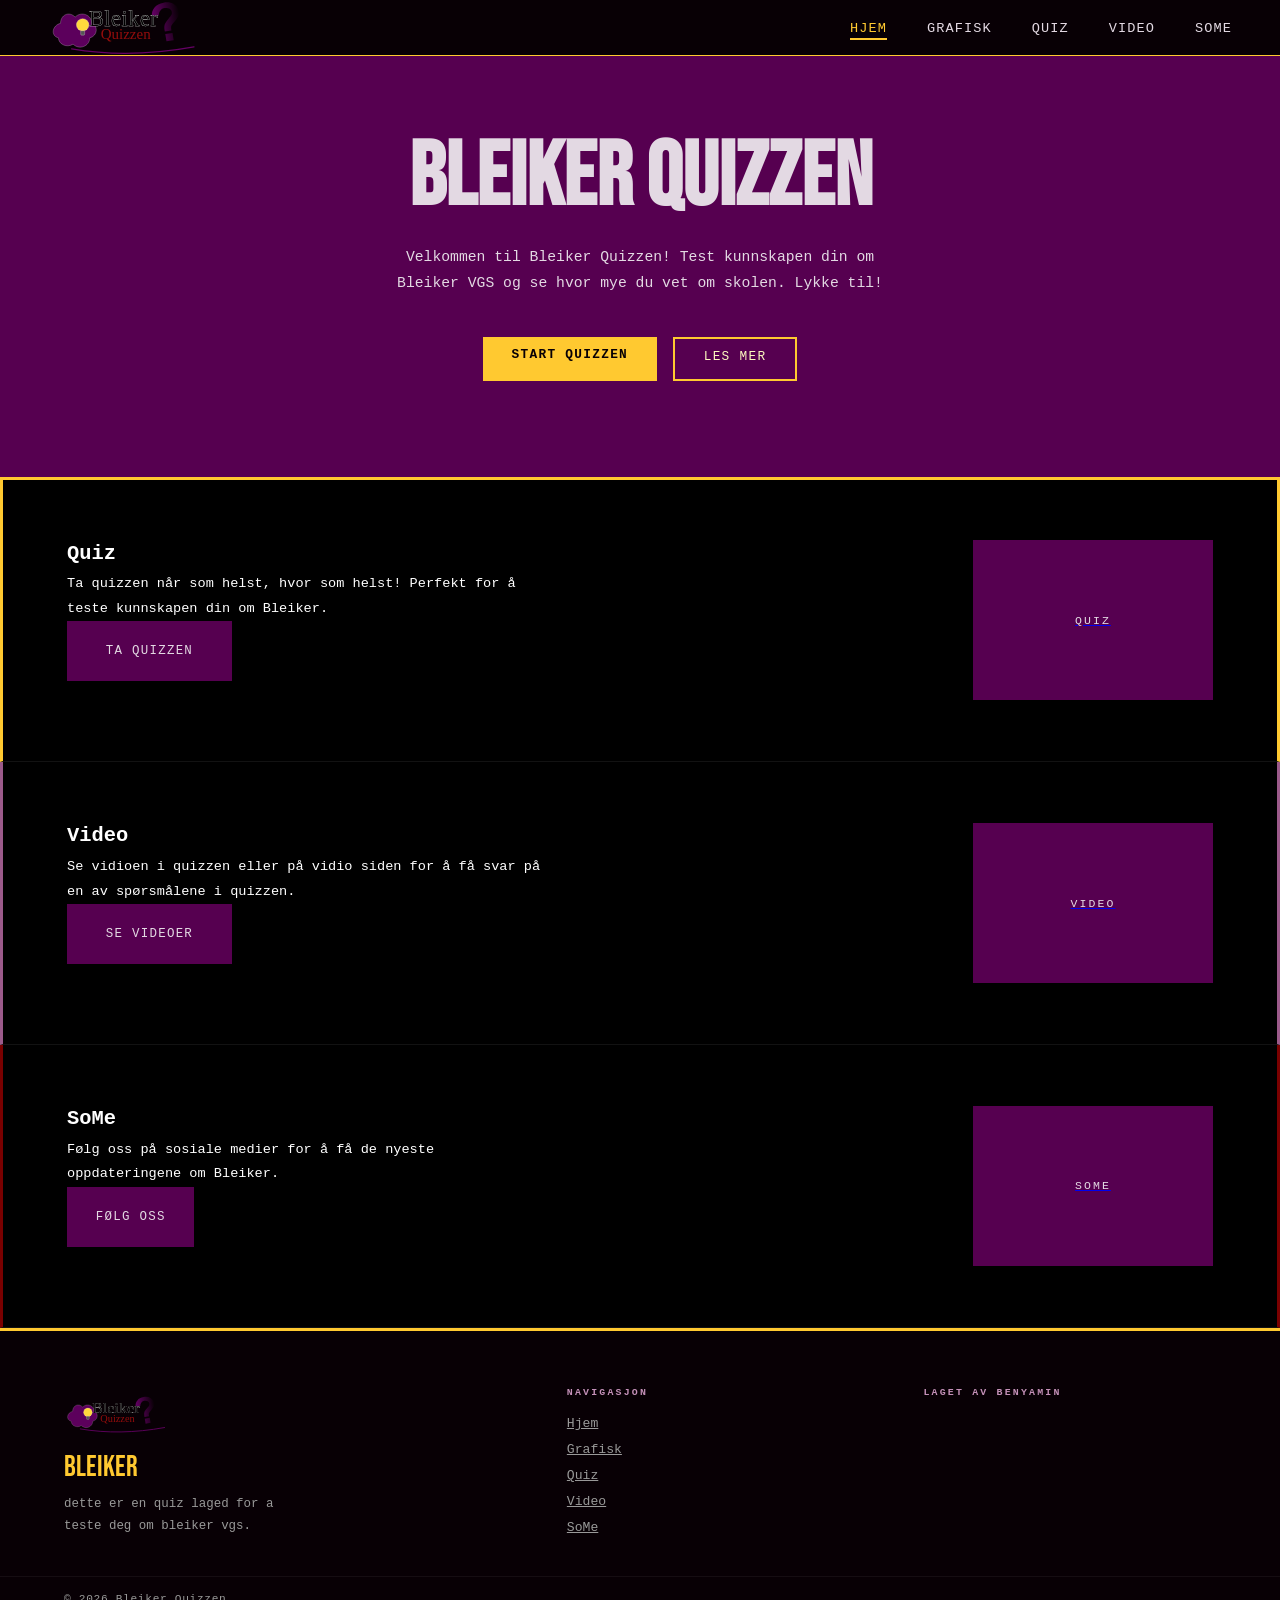
<file: index.html>
<html lang="en">
<head>
    <meta charset="UTF-8">
    <meta name="viewport" content="width=device-width, initial-scale=1.0">
    <title>Document</title>
    <link rel="stylesheet" href="./css/main.css">
</head>
<body>
    <!-- NAV -->
<nav>
    <a href="./index.html">
 <img src="./img/logo.svg" alt="logo" class="logo"/>
 </a>
  <ul class="nav-links">
    <li><a href="./index.html" class="nav-active">hjem</a></li>
    <li><a href="./html/graphic.html">Grafisk</a></li>
    <li><a href="./html/quiz.html" ">Quiz</a></li>
    <li><a href="./html/video.html">Video</a></li>
    <li><a href="./html/some.html">SoMe</a></li>
  </ul>
</nav>

<!-- HERO -->
<section class="hero">
  <h1>Bleiker Quizzen</h1>
  <p>
  Velkommen til Bleiker Quizzen! Test kunnskapen din om Bleiker VGS og se hvor mye du vet om skolen. Lykke til!
  </p>
  <div class="hero-btns">
    <a href="./html/quiz.html" class="btn btn-hero">Start quizzen</a>
    <a href="#info" class="btn btn-hero2">Les mer</a>
  </div>
</section>

<!-- INFO ROWS -->
<section class="rows" id="info">

  <div class="row-item" id="quiz">
    <div class="row-text">
      <h1>Quiz</h1>
      <p>Ta quizzen når som helst, hvor som helst! Perfekt for å teste kunnskapen din om Bleiker.</p>
      <a href="./html/quiz.html" class="btn-row"><p>Ta quizzen</p></a>
    </div>
    <a href="./html/quiz.html">
    <div class="video-box">Quiz</div>
    </a>
  </div>

  <div class="row-item" id="video">
    <div class="row-text">
      <h1>Video</h1>
      <p>
     Se vidioen i quizzen eller på vidio siden for å få svar på en av spørsmålene i quizzen.
      </p>
      <a href="./html/video.html" class="btn-row"><p>Se videoer</p></a>
    </div>
    <a href="./html/video.html">
    <div class="video-box">Video</div>
    </a>
  </div>

  <div class="row-item" id="some">
    <div class="row-text">
      <h1>SoMe</h1>
      <p>
        Følg oss på sosiale medier for å få de nyeste oppdateringene om Bleiker.
      </p>
      <a href="./html/some.html" class="btn-row"><p></p>Følg oss</p></a>
    </div>
    <a href="./html/some.html">
    <div class="video-box">SoMe</div>
    </a>
  </div>

</section>

<!-- FOOTER -->
<footer>
  <div>
      <img src="./img/logo.svg" alt="logo" class="logo"/> 
      <div class="f-logo">Bleiker</div>
    <p class="f-sub">
      dette er en quiz laged for a teste deg om bleiker vgs.
    </p>
  </div>
  <div class="f-col">
    <h5>Navigasjon</h5>
    <ul>
        <li><a href="./index.html">Hjem</a></li>
        <li><a href="./html/graphic.html">Grafisk</a></li>
        <li><a href="./html/quiz.html">Quiz</a></li>
        <li><a href="./html/video.html">Video</a></li>
      <li><a href="./html/some.html">SoMe</a></li>
    </ul>
  </div>
  <div class="f-col">
    <h5>laget av Benyamin</h5>
  </div>
</footer>
<div class="f-bottom">
  <p>© 2026 Bleiker Quizzen</p>
  
</div>

</body>
</html>
</file>
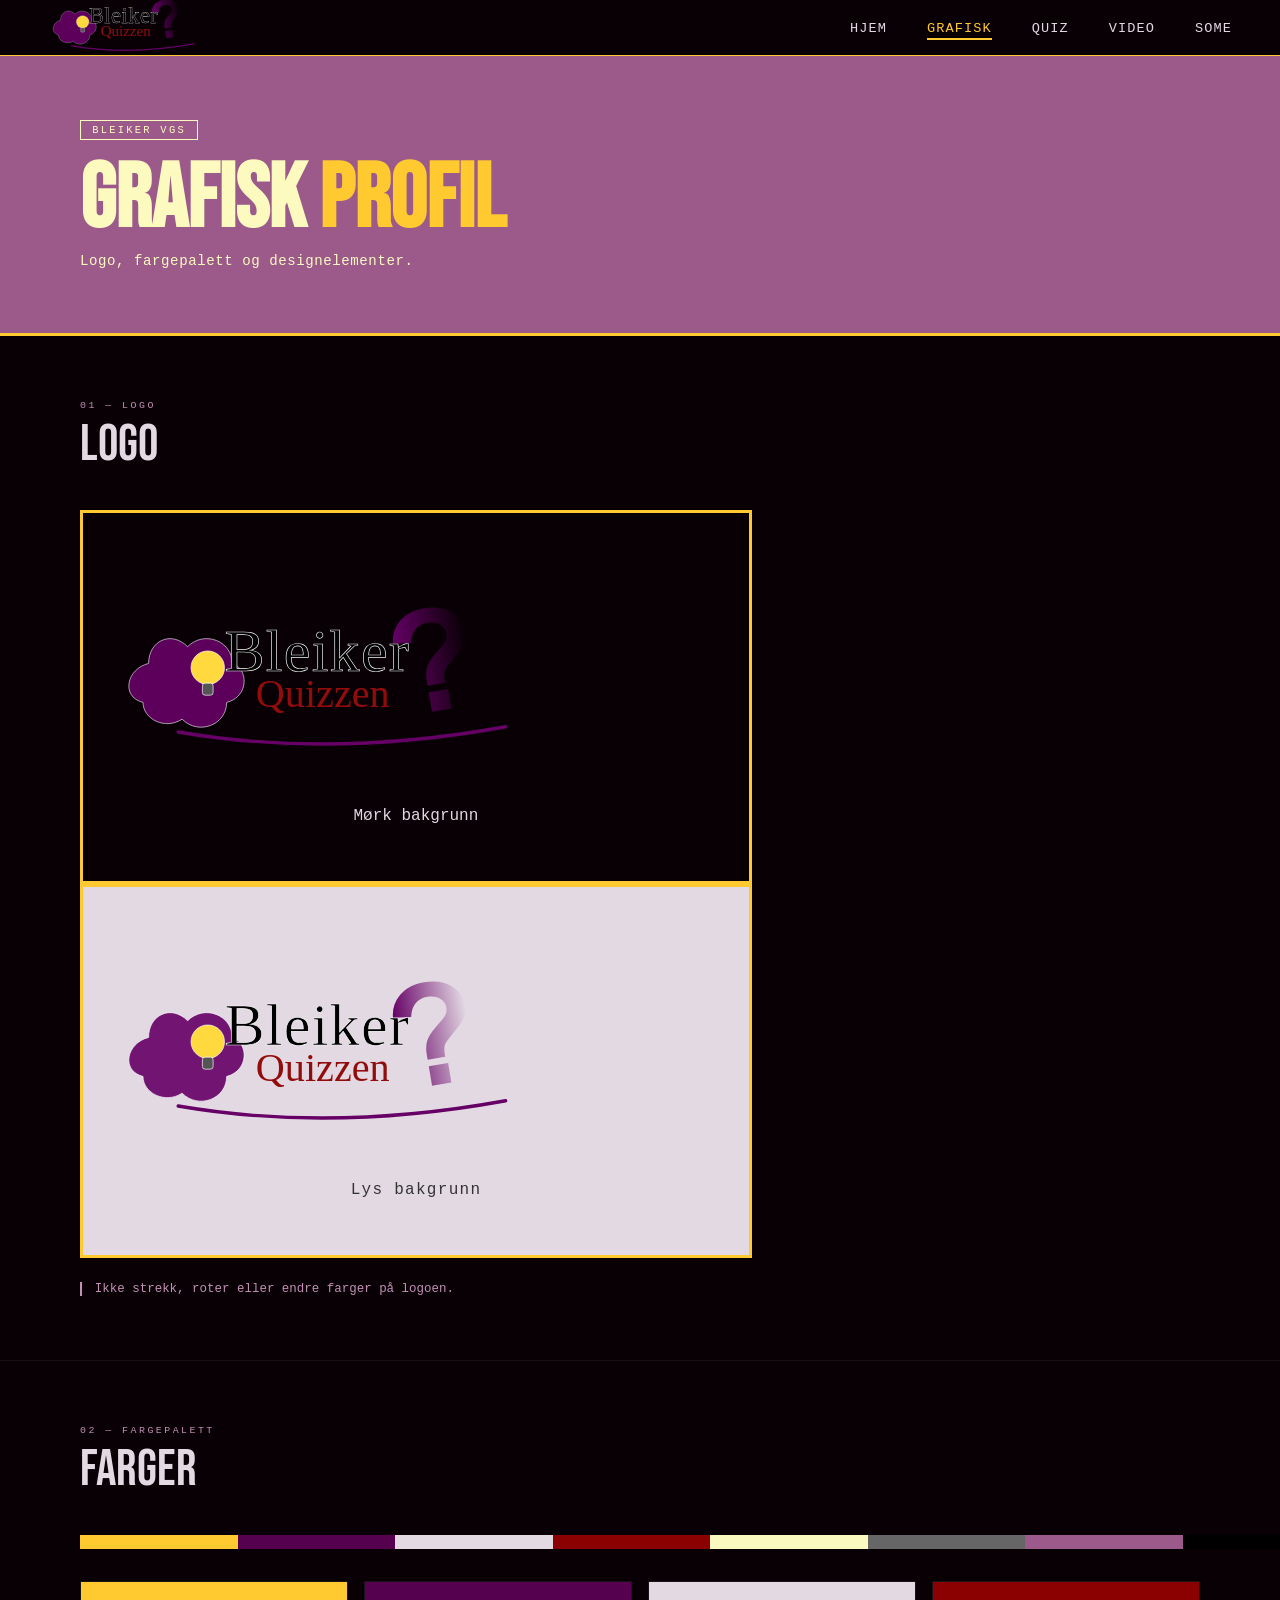
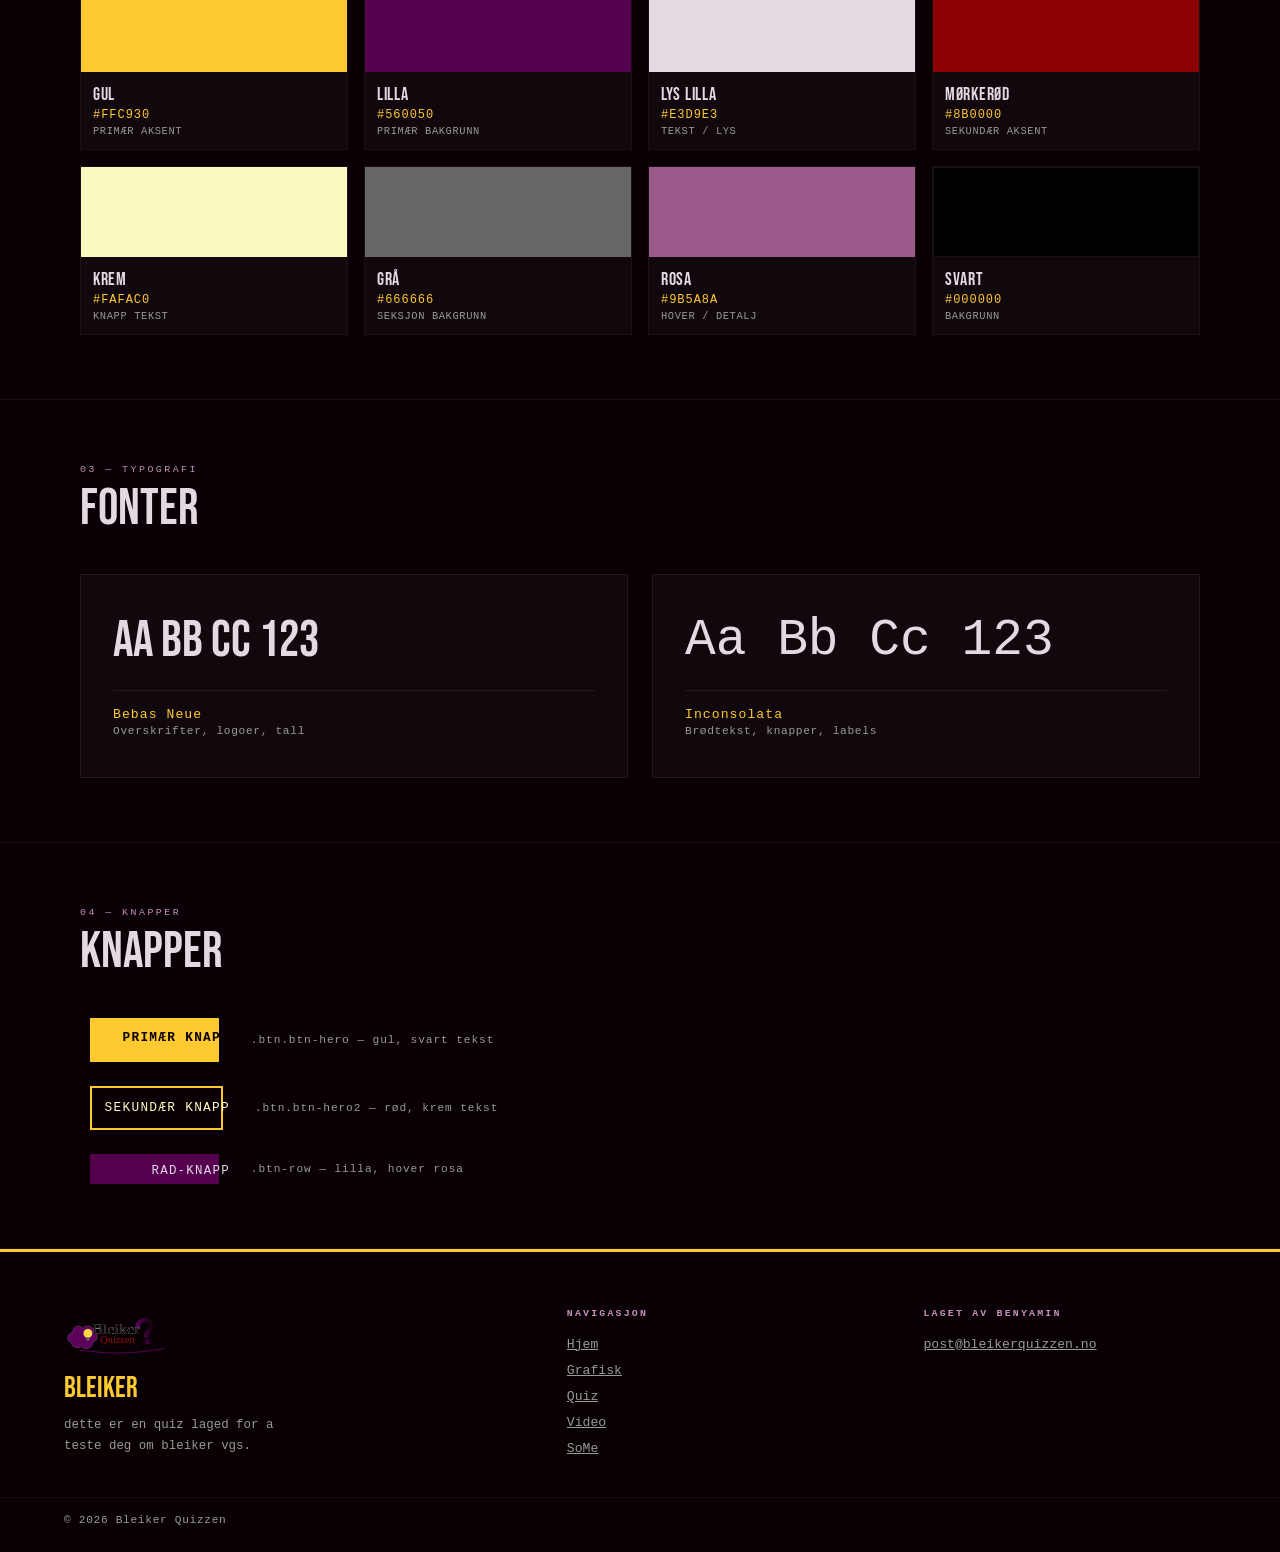
<file: html/graphic.html>
<!DOCTYPE html>
<html lang="en">
<head>
  <meta charset="UTF-8">
  <meta name="viewport" content="width=device-width, initial-scale=1.0">
  <title>Grafisk</title>
  <link rel="stylesheet" href="../css/main.css">
  <link rel="stylesheet" href="../css/graphic.css">
</head>
<body>

  <!-- NAV -->
  <nav>
    <a href="../index.html">
      <img src="../img/logo.svg" alt="logo" class="logo"/>
    </a>
    <ul class="nav-links">
      <li><a href="../index.html">hjem</a></li>
      <li><a href="./graphic.html" class="nav-active">Grafisk</a></li>
      <li><a href="./quiz.html">Quiz</a></li>
      <li><a href="./video.html">Video</a></li>
      <li><a href="./some.html">SoMe</a></li>
    </ul>
  </nav>

  <!-- HEADER -->
  <header class="graphic-header">
    <div class="graphic-header-text">
      <span class="graphic-tag">Bleiker VGS</span>
      <h1>Grafisk <span>Profil</span></h1>
      <p>Logo, fargepalett og designelementer.</p>
    </div>
  </header>

  <main class="graphic-main">

    <!-- 01 LOGO -->
    <section class="g-section">
      <div class="g-section-label">01 — Logo</div>
      <h2 class="g-title">Logo</h2>

      <div class="logo-grid">
        <div class="logo-card logo-on-dark">
          <img src="../img/logo.svg" alt="Logo på mørk bakgrunn"/>
          <p>Mørk bakgrunn</p>
        </div>
        </div>
        <div class="logo-card logo-on-light">
          <img src="../img/logo.svg" alt="Logo på lys bakgrunn"/>
          <p class="pa"">Lys bakgrunn</p>
        </div>
      </div>

      <p class="g-note">Ikke strekk, roter eller endre farger på logoen.</p>
    </section>

    <!-- 02 FARGEPALETT -->
    <section class="g-section">
      <div class="g-section-label">02 — Fargepalett</div>
      <h2 class="g-title">Farger</h2>

      <div class="palette-stripe">
        <div style="background:#FFC930"></div>
        <div style="background:#560050"></div>
        <div style="background:#E3D9E3"></div>
        <div style="background:#8B0000"></div>
        <div style="background:#FAFAC0"></div>
        <div style="background:#666666"></div>
        <div style="background:#9B5A8A"></div>
        <div style="background:#000000"></div>
      </div>

      <div class="palette-grid">

        <div class="swatch">
          <div class="swatch-color" style="background:#FFC930"></div>
          <div class="swatch-info">
            <span class="swatch-name">Gul</span>
            <span class="swatch-hex">#FFC930</span>
            <span class="swatch-role">Primær aksent</span>
          </div>
        </div>

        <div class="swatch">
          <div class="swatch-color" style="background:#560050"></div>
          <div class="swatch-info">
            <span class="swatch-name">Lilla</span>
            <span class="swatch-hex">#560050</span>
            <span class="swatch-role">Primær bakgrunn</span>
          </div>
        </div>

        <div class="swatch">
          <div class="swatch-color" style="background:#E3D9E3"></div>
          <div class="swatch-info">
            <span class="swatch-name">Lys lilla</span>
            <span class="swatch-hex">#E3D9E3</span>
            <span class="swatch-role">Tekst / lys</span>
          </div>
        </div>

        <div class="swatch">
          <div class="swatch-color" style="background:#8B0000"></div>
          <div class="swatch-info">
            <span class="swatch-name">Mørkerød</span>
            <span class="swatch-hex">#8B0000</span>
            <span class="swatch-role">Sekundær aksent</span>
          </div>
        </div>

        <div class="swatch">
          <div class="swatch-color" style="background:#FAFAC0; border:1px solid rgba(255,255,255,0.08)"></div>
          <div class="swatch-info">
            <span class="swatch-name">Krem</span>
            <span class="swatch-hex">#FAFAC0</span>
            <span class="swatch-role">Knapp tekst</span>
          </div>
        </div>

        <div class="swatch">
          <div class="swatch-color" style="background:#666666"></div>
          <div class="swatch-info">
            <span class="swatch-name">Grå</span>
            <span class="swatch-hex">#666666</span>
            <span class="swatch-role">Seksjon bakgrunn</span>
          </div>
        </div>

        <div class="swatch">
          <div class="swatch-color" style="background:#9B5A8A"></div>
          <div class="swatch-info">
            <span class="swatch-name">Rosa</span>
            <span class="swatch-hex">#9B5A8A</span>
            <span class="swatch-role">Hover / detalj</span>
          </div>
        </div>

        <div class="swatch">
          <div class="swatch-color" style="background:#000000; border:1px solid rgba(255,255,255,0.08)"></div>
          <div class="swatch-info">
            <span class="swatch-name">Svart</span>
            <span class="swatch-hex">#000000</span>
            <span class="swatch-role">Bakgrunn</span>
          </div>
        </div>

      </div>
    </section>

    <!-- 03 TYPOGRAFI -->
    <section class="g-section">
      <div class="g-section-label">03 — Typografi</div>
      <h2 class="g-title">Fonter</h2>

      <div class="type-grid">
        <div class="type-card">
          <div class="type-sample bebas">Aa Bb Cc 123</div>
          <div class="type-meta">
            <span class="type-name">Bebas Neue</span>
            <span class="type-use">Overskrifter, logoer, tall</span>
          </div>
        </div>
        <div class="type-card">
          <div class="type-sample inconsolata">Aa Bb Cc 123</div>
          <div class="type-meta">
            <span class="type-name">Inconsolata</span>
            <span class="type-use">Brødtekst, knapper, labels</span>
          </div>
        </div>
      </div>
    </section>

    <!-- 04 KNAPPER -->
    <section class="g-section">
      <div class="g-section-label">04 — Knapper</div>
      <h2 class="g-title">Knapper</h2>

      <div class="btn-showcase">
        <div class="showcase-row">
          <a href="#" id="hehe" class="btn btn-hero"><p>Primær knapp</p></a>
          <span class="showcase-label">.btn.btn-hero — gul, svart tekst</span>
        </div>
        <div class="showcase-row">
          <a href="https://www.youtube.com/watch?v=dQw4w9WgXcQ" id="hehe" target="_blank" class="btn btn-hero2"><p>Sekundær knapp</p></a>
          <span class="showcase-label">.btn.btn-hero2 — rød, krem tekst</span>
        </div>
        <div class="showcase-row">
          <a href="#" id="hehe" class="btn-row"><p>Rad-knapp</p></a>
          <span class="showcase-label">.btn-row — lilla, hover rosa</span>
        </div>
      </div>
    </section>

  </main>

  <!-- FOOTER -->
<footer>
  <div>
      <img src="../img/logo.svg" alt="logo" class="logo"/> 
      <div class="f-logo">Bleiker</div>
    <p class="f-sub">
      dette er en quiz laged for a teste deg om bleiker vgs.
    </p>
  </div>
  <div class="f-col">
    <h5>Navigasjon</h5>
    <ul>
            <li><a href="../index.html">Hjem</a></li>
            <li><a href="./graphic.html">Grafisk</a></li>
            <li><a href="./quiz.html">Quiz</a></li>
            <li><a href="./video.html">Video</a></li>
        <li><a href="./some.html">SoMe</a></li>
    </ul>
  </div>
  <div class="f-col">
    <h5>laget av Benyamin</h5>
    <a href="mailto:post@bleikerquizzen.no">post@bleikerquizzen.no</a>
  </div>
</footer>
<div class="f-bottom">
  <p>© 2026 Bleiker Quizzen</p>
  
</div>
 
</body>
</html>
</file>
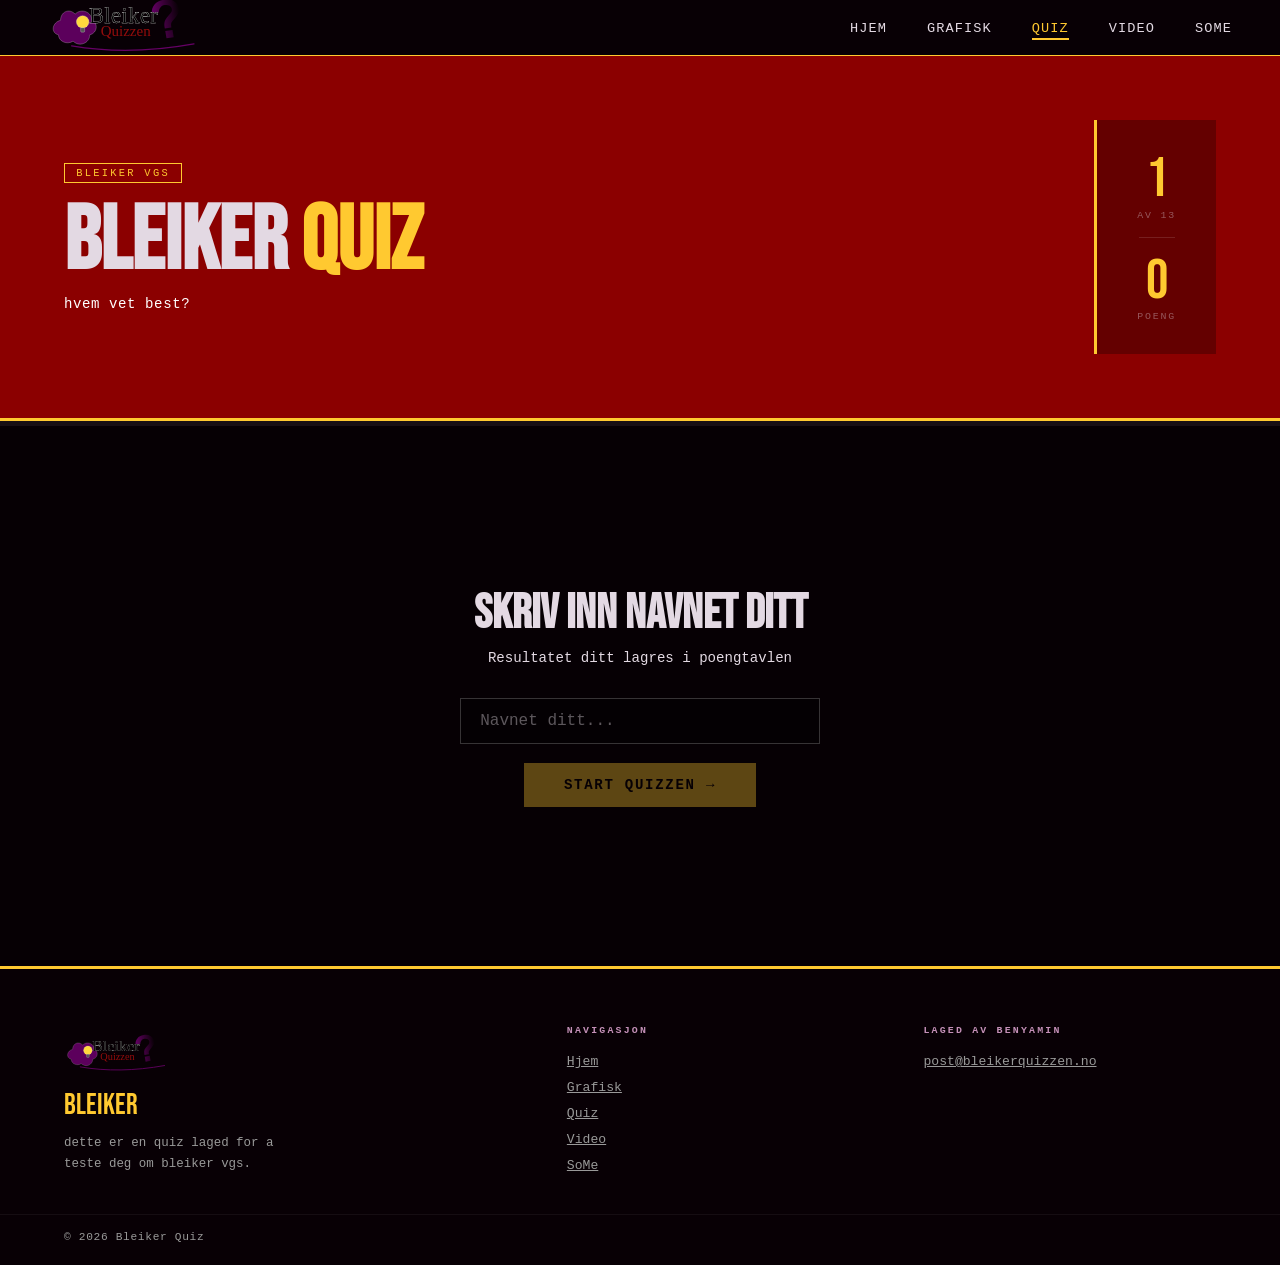
<file: html/quiz.html>
<!DOCTYPE html>
<html lang="en">
<head>
  <meta charset="UTF-8">
  <meta name="viewport" content="width=device-width, initial-scale=1.0">
  <title>Quiz</title>
  <link rel="stylesheet" href="../css/quiz.css">
  <link rel="stylesheet" href="../css/main.css">
  <link rel="stylesheet" href="../css/leaderboard.css">
  <script src="../js/quiz.js" defer></script>
</head>
<body>

  <!-- NAV -->
  <nav>
    <a href="../index.html">
      <img src="../img/logo.svg" alt="logo" class="logo"/>
    </a>
    <ul class="nav-links">
      <li><a href="../index.html">Hjem</a></li>
      <li><a href="./graphic.html">Grafisk</a></li>
      <li><a href="./quiz.html" class="nav-active">Quiz</a></li>
      <li><a href="./video.html">Video</a></li>
      <li><a href="./some.html">SoMe</a></li>
    </ul>
  </nav>

  <!-- QUIZ HEADER -->
  <header class="quiz-header">
    <div class="quiz-header-text">
      <span class="quiz-tag">Bleiker VGS</span>
      <h1>Bleiker <span>Quiz</span></h1>
      <p>hvem vet best?</p>
    </div>
    <div class="quiz-stats">
      <div class="stat">
        <div class="stat-num" id="q-current">1</div>
        <div class="stat-label">av <span id="q-total">13</span></div>
      </div>
      <div class="stat-divider"></div>
      <div class="stat">
        <div class="stat-num" id="q-score">0</div>
        <div class="stat-label">poeng</div>
      </div>
    </div>
  </header>

  <!-- PROGRESS -->
  <div class="progress-wrap">
    <div class="progress-fill" id="progress-fill"></div>
  </div>

  <!-- QUIZ AREA -->
  <main class="quiz-main">

    <!-- NAME SCREEN -->
    <div class="name-screen" id="name-screen">
      <h2>Skriv inn navnet ditt</h2>
      <p>Resultatet ditt lagres i poengtavlen</p>
      <input
        class="name-input"
        id="player-name"
        type="text"
        placeholder="Navnet ditt..."
        maxlength="20"
        autocomplete="off"
      />
      <button class="btn-start" id="btn-start" disabled><label for="player-name">
        Start quizzen →
      </button>
      </label>
    </div>

    <!-- QUESTION CARD -->
    <div class="quiz-card" id="quiz-card" style="display:none">
      <p class="q-counter" id="q-counter">Spørsmål 1 av 13</p>
      <h2 class="q-text" id="q-text"></h2>

      <video id="q-video" width="100%" controls style="display:none;">
        <source id="video-source" src="" type="video/mp4">
      </video>

      <div class="q-answers" id="q-answers"></div>

      <p class="q-feedback" id="q-feedback"></p>

      <button class="btn-next" id="btn-next" style="display:none">
        Neste spørsmål →
      </button>
    </div>

    <!-- RESULT CARD -->
    <div class="result-card" id="result-card" style="display:none">
      <p class="result-label">Resultatet ditt</p>
      <div class="result-score" id="result-score">0/13</div>
      <p class="result-msg" id="result-msg"></p>
      <button class="btn-restart" id="btn-restart">Ta quizzen igjen</button>
    </div>

    <!-- LEADERBOARD -->
    <div class="leaderboard" id="leaderboard" style="display:none">
      <div class="leaderboard-title">Poengtavle</div>
      <ul class="leaderboard-list" id="leaderboard-list"></ul>
    </div>

  </main>

  <!-- FOOTER -->
  <footer>
    <div>
      <img src="../img/logo.svg" alt="logo" class="logo"/>
      <div class="f-logo">Bleiker</div>
      <p class="f-sub">dette er en quiz laged for a teste deg om bleiker vgs.</p>
    </div>
    <div class="f-col">
      <h5>Navigasjon</h5>
      <ul>
        <li><a href="../index.html">Hjem</a></li>
        <li><a href="./graphic.html">Grafisk</a></li>
        <li><a href="./quiz.html">Quiz</a></li>
        <li><a href="./video.html">Video</a></li>
        <li><a href="./some.html">SoMe</a></li>
      </ul>
    </div>
    <div class="f-col">
      <h5>laged av Benyamin</h5>
      <a href="mailto:post@bleikerquizzen.no">post@bleikerquizzen.no</a>
    </div>
  </footer>
  <div class="f-bottom">
    <p>© 2026 Bleiker Quiz</p>
  </div>

</body>
</html>
</file>
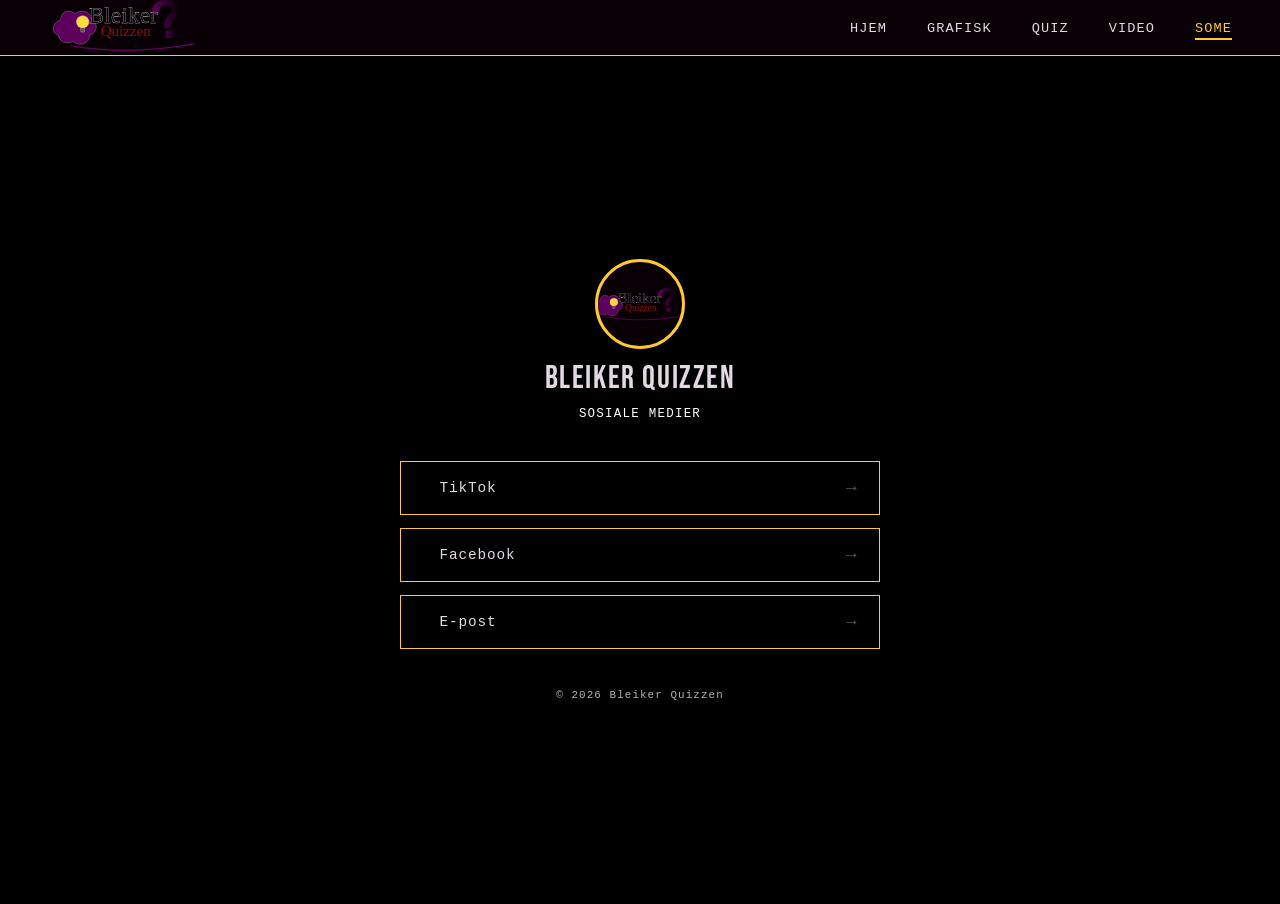
<file: html/some.html>
<!DOCTYPE html>
<html lang="en">
<head>
  <meta charset="UTF-8">
  <meta name="viewport" content="width=device-width, initial-scale=1.0">
  <title>SoMe</title>
  <link rel="stylesheet" href="../css/main.css">
  <link rel="stylesheet" href="../css/some.css">
</head>
<body>

  <!-- NAV -->
  <nav>
    <a href="../index.html">
      <img src="../img/logo.svg" alt="logo" class="logo"/>
    </a>
    <ul class="nav-links">
      <li><a href="../index.html">Hjem</a></li>
      <li><a href="./graphic.html">Grafisk</a></li>
      <li><a href="./quiz.html">Quiz</a></li>
      <li><a href="./video.html">Video</a></li>
      <li><a href="./some.html" class="nav-active">SoMe</a></li>
    </ul>
  </nav>

  <!-- LINKTREE -->
  <main class="some-main">

    <div class="some-card">

      <!-- PROFILE -->
      <div class="some-profile">
        <div class="some-avatar">
          <img src="../img/logo.svg" alt="Bleiker logo"/>
        </div>
        <h1 class="some-name">Bleiker Quizzen</h1>
        <p class="some-bio">Sosiale medier</p>
      </div>

      <!-- LINKS -->
      <div class="some-links">
        
        <a href="../vidio/Video Project_TikTok.mp4" class="some-link">
          <span class="some-link-icon">
          </span>
          <span class="some-link-label">TikTok</span>
          <span class="some-link-arrow">→</span>
        </a>
        

        <a href="../vidio/Video Project_Facebook.mp4" class="some-link some-link-site">
          <span class="some-link-icon">
          </span>
          <span class="some-link-label">Facebook</span>
          <span class="some-link-arrow">→</span>
        </a>


        <a href="mailto:post@bleikerquizzen.no" class="some-link">
          <span class="some-link-icon">
          </span>
          <span class="some-link-label">E-post</span>
          <span class="some-link-arrow">→</span>
        </a>

      </div>

      <p class="some-footer-text">© 2026 Bleiker Quizzen</p>

    </div>

  </main>

  <script src="../js/quiz.js" defer></script>

</body>
</html>
</file>
<file: css/main.css>
:root {
  --yellow: #ffc930;
  --purple: #560050;
  --light: #e3d9e3;
  --red: #7a0000;
  --cream: #fdfac0;
  --grey: #666666;
  --rose: #9b5a8a;
  --black: #080005;
}

* {
  margin: 0;
  padding: 0;
  box-sizing: border-box;
}
html {
  scroll-behavior: smooth;
}

body {
  background: var(--black);
  color: var(--light);
  font-family: "Inconsolata", monospace;
  font-weight: 400;
}

.skip-link {
  position: absolute;
  left: 1rem;
  top: -100%;
  background: var(--yellow);
  color: var(--black);
  padding: 0.5rem 1rem;
  font-weight: 600;
  text-decoration: none;
  z-index: 999;
}
.skip-link:focus {
  top: 0;
}

/* visible focus ring on everything interactive */
:focus-visible {
  outline: 3px solid var(--yellow);
  outline-offset: 3px;
}

nav {
  display: flex;
  align-items: center;
  justify-content: space-between;
  padding: 0 3rem;
  height: 56px;
  background: var(--black);
  border-bottom: 1px solid var(--yellow);
  position: sticky;
  top: 0;
  z-index: 99;
}

nav .logo {
  height: 80px;
  width: auto;
}

.nav-links {
  display: flex;
  gap: 2.5rem;
  list-style: none;
}

.nav-links a {
  text-decoration: none;
  color: var(--light);
  font-size: 0.85rem;
  letter-spacing: 0.08em;
  text-transform: uppercase;
  transition: color 0.15s;
}

.nav-links a:hover {
  color: var(--yellow);
  text-decoration: underline;
}

.nav-links a.nav-active {
  color: var(--yellow);
  border-bottom: 2px solid var(--yellow);
  padding-bottom: 2px;
}

.hero {
  background: var(--purple);
  padding: 5rem 3rem 6rem;
  text-align: center;
  border-bottom: 3px solid var(--yellow);
}

.hero h1 {
  font-family: "Bebas Neue", sans-serif;
  font-size: clamp(3rem, 7vw, 6rem);
  color: var(--light);
  line-height: 0.95;
  margin-bottom: 1.5rem;
}

.hero p {
  font-size: 0.92rem;
  color: var(--light);
  line-height: 1.75;
  max-width: 500px;
  margin: 0 auto 2.5rem;
}

.hero-btns {
  display: flex;
  gap: 1rem;
  justify-content: center;
  flex-wrap: wrap;
}

.btn {
  font-family: "Inconsolata", monospace;
  font-size: 0.8rem;
  letter-spacing: 0.1em;
  text-transform: uppercase;
  padding: 0.65rem 1.8rem;
  border: none;
  cursor: pointer;
  text-decoration: none;
  display: inline-block;
  transition:
    opacity 0.15s,
    transform 0.1s;
  min-height: 44px;
  min-width: 44px;
}

.btn:hover {
  opacity: 0.82;
  transform: translateY(-1px);
}

.btn-hero {
  background: var(--yellow);
  color: var(--black);
  font-weight: 600;
}

.btn-hero2 {
  background: transparent;
  color: var(--cream);
  border: 2px solid var(--yellow);
}

.rows {
  background-color: #000000;
}

.row-item {
  display: grid;
  grid-template-columns: 1fr auto;
  gap: 3rem;
  align-items: center;
  padding: 3.5rem 4rem;
  border-bottom: 1px solid rgba(255, 255, 255, 0.07);
}

#quiz {
  border-left: 3px solid var(--yellow);
}
#video {
  border-left: 3px solid var(--rose);
}
#some {
  border-left: 3px solid var(--red);
}
#quiz {
  border-right: 3px solid var(--yellow);
}
#video {
  border-right: 3px solid var(--rose);
}
#some {
  border-right: 3px solid var(--red);
}

.row-text {
  font-size: 0.85rem;
  line-height: 1.8;
  color: #ffffff;
  max-width: 480px;
  margin-bottom: 1.5rem;
  text-align: left;
}

.btn-row {
  background: var(--purple);
  color: var(--light);
  font-family: "Inconsolata", monospace;
  font-size: 0.78rem;
  letter-spacing: 0.1em;
  text-transform: uppercase;
  padding: 0.55rem 1.8rem;
  border: none;
  cursor: pointer;
  text-decoration: none;
  display: inline-block;
  transition: background 0.15s;
  min-height: 30px;
  min-width: 30px;
}

.btn-row:hover {
  background: var(--rose);
}

.btn-row p {
  margin: 10;
}

.video-box {
  width: 240px;
  height: 160px;
  background: var(--purple);
  display: flex;
  align-items: center;
  justify-content: center;
  flex-shrink: 0;
  color: var(--light);
  font-size: 0.72rem;
  letter-spacing: 0.18em;
  text-transform: uppercase;
}

footer {
  background: var(--black);
  border-top: 3px solid var(--yellow);
  padding: 3.5rem 4rem 2rem;
  display: grid;
  grid-template-columns: 1.5fr 1fr 1fr;
  gap: 4rem;
}

footer .logo {
  height: 55px;
  width: auto;
  margin-bottom: 0.5rem;
  display: block;
}

.f-logo {
  font-family: "Bebas Neue", sans-serif;
  font-size: 1.8rem;
  color: var(--yellow);
  margin-bottom: 0.6rem;
}

.f-sub {
  font-size: 0.78rem;
  color: #999999;
  line-height: 1.7;
  max-width: 240px;
}

.f-col h5 {
  font-size: 0.62rem;
  letter-spacing: 0.22em;
  text-transform: uppercase;
  color: #c490b8;
  margin-bottom: 1rem;
}

.f-col ul {
  list-style: none;
}
.f-col li {
  margin-bottom: 0.5rem;
}

.f-col a {
  text-decoration: underline;
  color: #999999;
  font-size: 0.82rem;
  transition: color 0.15s;
}

.f-col a:hover {
  color: var(--yellow);
}

.f-bottom {
  background: var(--black);
  border-top: 1px solid rgba(255, 255, 255, 0.05);
  padding: 1rem 4rem;
}

.f-bottom p {
  font-size: 0.7rem;
  color: #999999;
  letter-spacing: 0.06em;
}

@media (max-width: 768px) {
  nav {
    padding: 0 1.2rem;
  }
  .nav-links {
    gap: 1.2rem;
  }
  .hero {
    padding: 4rem 1.5rem 5rem;
  }
  .row-item {
    grid-template-columns: 1fr;
    padding: 2.5rem 1.5rem;
  }
  .video-box {
    width: 100%;
    height: 140px;
  }
  footer {
    grid-template-columns: 1fr;
    padding: 2.5rem 1.5rem;
    gap: 2rem;
  }
  .f-bottom {
    padding: 1rem 1.5rem;
  }
}

@font-face {
  font-family: 'Bebas Neue';
  src: url('../fonts/BebasNeue-Regular.ttf') format('truetype');
  font-weight: normal;
  font-style: normal;
}
</file>
<file: css/graphic.css>
/* graphic.css — extends main.css */

.nav-links a.nav-active {
  color: var(--yellow);
  border-bottom: 2px solid var(--yellow);
  padding-bottom: 2px;
}

/* ── HEADER ── */
.graphic-header {
  background: var(--rose);
  padding: 4rem 5rem;
  border-bottom: 3px solid var(--yellow);
}

/* fixed: removed opacity: 0.7 — fails contrast */
/* fixed: var(--cream) #FDFAC0 on var(--rose) #9B5A8A = 4.8:1 passes */
.graphic-tag {
  display: inline-block;
  font-size: 0.65rem;
  letter-spacing: 0.22em;
  text-transform: uppercase;
  color: var(--cream);
  border: 1px solid var(--cream);
  padding: 0.2rem 0.7rem;
  margin-bottom: 1.2rem;
}

.graphic-header-text h1 {
  font-family: "Bebas Neue", sans-serif;
  font-size: clamp(3.5rem, 7vw, 6rem);
  line-height: 0.9;
  color: var(--cream);
  margin-bottom: 0.8rem;
}

.graphic-header-text h1 span {
  color: var(--yellow);
}

/* fixed: rgba(253,250,192,0.6) fails — use solid colour */
.graphic-header-text p {
  font-size: 0.88rem;
  color: var(--cream);
  letter-spacing: 0.04em;
}

/* ── MAIN ── */
.graphic-main {
  background: var(--black);
}

/* ── SECTIONS ── */
.g-section {
  padding: 4rem 5rem;
  border-bottom: 1px solid rgba(255, 255, 255, 0.06);
}

/* fixed: var(--rose) #9B5A8A on #080005 = 3.4:1 fails — bumped to #C490B8 = 5.3:1 */
.g-section-label {
  font-size: 0.62rem;
  letter-spacing: 0.25em;
  text-transform: uppercase;
  color: #C490B8;
  margin-bottom: 0.5rem;
}

.g-title {
  font-family: "Bebas Neue", sans-serif;
  font-size: clamp(2rem, 4vw, 3.5rem);
  color: var(--light);
  font-weight: 400;
  line-height: 1;
  margin-bottom: 2.5rem;
}

/* fixed: same rose issue */
.g-note {
  font-size: 0.78rem;
  color: #C490B8;
  border-left: 2px solid #C490B8;
  padding-left: 0.8rem;
  margin-top: 1.5rem;
}

/* ── LOGO GRID ── */
.logo-grid {
  display: grid;
  grid-template-columns: repeat(3, 1fr);
  gap: 1.5rem;
}

.logo-card {
  display: flex;
  flex-direction: column;
  align-items: center;
  justify-content: center;
  gap: 1.5rem;
  padding: 3.5rem 2rem;
  border: 1px solid rgba(255, 255, 255, 0.07);
}

.logo-on-dark {
  background: #080005;
  width: 188%;
  border: 3px solid var(--yellow);
}

.logo-on-light {
  background: #e3d9e3;
  width: 60%;
  border: 3px solid var(--yellow);
}

/* fixed: rgba(0,0,0,0.5) on #e3d9e3 fails — use solid #333 */
.pa {
  color: #333333;
  letter-spacing: 0.08em;
}

/* ── PALETTE STRIPE ── */
.palette-stripe {
  display: flex;
  height: 14px;
  width: 1260px;
  margin-bottom: 2rem;
  overflow: hidden;
}

.palette-stripe div {
  flex: 1;
}

/* ── PALETTE GRID ── */
.palette-grid {
  display: grid;
  grid-template-columns: repeat(4, 1fr);
  gap: 1rem;
}

.swatch {
  border: 1px solid rgba(255, 255, 255, 0.07);
  overflow: hidden;
  transition: transform 0.15s;
}

.swatch:hover {
  transform: translateY(-3px);
}

.swatch-color {
  height: 90px;
  width: 100%;
}

.swatch-info {
  padding: 0.75rem;
  background: rgba(255, 255, 255, 0.03);
  display: flex;
  flex-direction: column;
  gap: 0.18rem;
}

.swatch-name {
  font-family: "Bebas Neue", sans-serif;
  font-size: 1.1rem;
  color: var(--light);
  letter-spacing: 0.04em;
}

.swatch-hex {
  font-size: 0.75rem;
  color: var(--yellow);
  letter-spacing: 0.08em;
}

/* fixed: rgba(227,217,227,0.35) on dark bg fails — use solid #999 */
.swatch-role {
  font-size: 0.65rem;
  color: #999999;
  letter-spacing: 0.06em;
  text-transform: uppercase;
}

/* ── TYPOGRAPHY ── */
.type-grid {
  display: grid;
  grid-template-columns: 1fr 1fr;
  gap: 1.5rem;
}

.type-card {
  background: rgba(255, 255, 255, 0.03);
  border: 1px solid rgba(255, 255, 255, 0.07);
  padding: 2.5rem 2rem;
}

.type-sample {
  font-size: 3.2rem;
  color: var(--light);
  margin-bottom: 1.5rem;
  line-height: 1;
}

.type-sample.bebas {
  font-family: "Bebas Neue", sans-serif;
}

.type-sample.inconsolata {
  font-family: "Inconsolata", monospace;
  font-weight: 300;
}

.type-meta {
  border-top: 1px solid rgba(255, 255, 255, 0.07);
  padding-top: 1rem;
  display: flex;
  flex-direction: column;
  gap: 0.2rem;
}

.type-name {
  font-size: 0.82rem;
  color: var(--yellow);
  letter-spacing: 0.08em;
}


.type-use {
  font-size: 0.7rem;
  color: #999999;
  letter-spacing: 0.06em;
}

/* ── BUTTON SHOWCASE ── */
.btn-showcase {
  display: flex;
  flex-direction: column;
  gap: 1.5rem;
  padding-left: 10px;
}


.showcase-row {
  display: flex;
  align-items: center;
  gap: 2rem;
}

#hehe {
  padding-left: 100px;
  max-width: 100px;
}

#hehe p {
  margin: 2px 0;
  align-items: center;
  text-align: center;
  position: absolute;
  right: 1050px;
}

.showcase-label {
  font-size: 0.7rem;
  color: #999999;
  letter-spacing: 0.08em;
}

/* ── RESPONSIVE ── */
@media (max-width: 900px) {
  .g-section { padding: 3rem 1.5rem; }
  .logo-grid { grid-template-columns: 1fr; }
  .palette-grid { grid-template-columns: repeat(2, 1fr); }
  .type-grid { grid-template-columns: 1fr; }
  .showcase-row { flex-direction: column; align-items: flex-start; gap: 0.5rem; }
  .graphic-header { padding: 3rem 1.5rem; }
}
</file>
<file: css/quiz.css>
/* quiz.css — extends main.css */

/* ── NAV ACTIVE ── */
.nav-links a.nav-active {
  color: var(--yellow);
  border-bottom: 2px solid var(--yellow);
  padding-bottom: 2px;
}

/* ── QUIZ HEADER ── */
.quiz-header {
  background-color: #8B0000;
  display: grid;
  grid-template-columns: 1fr auto;
  align-items: center;
  gap: 2rem;
  padding: 4rem;
  border-bottom: 3px solid var(--yellow);
}

.quiz-header-text .quiz-tag {
  display: inline-block;
  font-size: 0.65rem;
  letter-spacing: 0.22em;
  text-transform: uppercase;
  color: var(--yellow);
  border: 1px solid var(--yellow);
  padding: 0.2rem 0.7rem;
  margin-bottom: 1.2rem;
}

.quiz-header-text h1 {
  font-family: 'Bebas Neue', sans-serif;
  font-size: clamp(3.5rem, 7vw, 6rem);
  line-height: 0.9;
  color: var(--light);
  margin-bottom: 0.8rem;
}

.quiz-header-text h1 span {
  color: var(--yellow);
}

.quiz-header-text p {
  font-size: 0.88rem;
  color: #FFFFFF;
  letter-spacing: 0.04em;
}

/* ── STATS PANEL ── */
.quiz-stats {
  display: flex;
  flex-direction: column;
  align-items: center;
  gap: 1rem;
  background: rgba(0,0,0,0.28);
  padding: 2rem 2.5rem;
  border-left: 3px solid var(--yellow);
}

.stat { text-align: center; }

.stat-num {
  font-family: 'Bebas Neue', sans-serif;
  font-size: 3.5rem;
  color: var(--yellow);
  line-height: 1;
}

.stat-label {
  font-size: 0.62rem;
  letter-spacing: 0.18em;
  text-transform: uppercase;
  color: rgba(227,217,227,0.4);
  margin-top: 0.1rem;
}

.stat-divider {
  width: 36px;
  height: 1px;
  background: rgba(255,255,255,0.12);
}

/* ── PROGRESS ── */
.progress-wrap {
  height: 5px;
  background: rgba(255,255,255,0.06);
}

.progress-fill {
  height: 100%;
  width: 0%;
  background: var(--yellow);
  transition: width 0.4s ease;
}

/* ── QUIZ MAIN ── */
.quiz-main {
  background: rgba(0,0,0,0.28);
  min-height: 60vh;
  padding: 4rem;
  display: flex;
  flex-direction: column;
  align-items: center;
}

/* ── QUIZ CARD ── */
.quiz-card {
  max-width: 800px;
  width: 90%;
  margin: auto;
  padding: 25px;
}

.q-counter {
  font-size: 0.65rem;
  letter-spacing: 0.2em;
  text-transform: uppercase;
  color: #FFFFFF;
  margin-bottom: 0.8rem;
}

.q-text {
  font-family: 'Bebas Neue', sans-serif;
  font-size: clamp(1.8rem, 3vw, 2.6rem);
  font-weight: 400;
  color: var(--light);
  line-height: 1.1;
  margin-bottom: 2.5rem;
}

#q-video {
  width: 100%;
  max-height: 400px;
  border-radius: 12px;
  margin: 15px 0;
}

/* ── ANSWER BUTTONS ── */
.q-answers {
  display: grid;
  grid-template-columns: 1fr 1fr;
  gap: 0.8rem;
  margin-bottom: 1.5rem;
}

.answer-btn {
  background: rgba(0,0,0,0.3);
  border: 1px solid rgba(255,255,255,0.1);
  color: var(--light);
  font-family: 'Inconsolata', monospace;
  font-size: 0.88rem;
  padding: 1rem 1.2rem;
  text-align: left;
  cursor: pointer;
  line-height: 1.4;
  transition: border-color .15s, background .15s, color .15s;
}

.answer-btn:hover:not(:disabled) {
  border-color: var(--yellow);
  color: var(--yellow);
  background: rgba(255,201,48,0.06);
}

.answer-btn:disabled { cursor: default; }

.answer-btn.correct {
  border-color: var(--yellow);
  background: rgba(122,0,0,0.45);
  color: var(--yellow);
}

.answer-btn.wrong {
  border-color: var(--red);
  background: rgba(122,0,0,0.25);
  color: var(--rose);
  opacity: 0.7;
}

/* ── FEEDBACK ── */
.q-feedback {
  font-size: 0.85rem;
  font-style: italic;
  color: var(--cream);
  min-height: 1.4rem;
  margin-bottom: 1.2rem;
  letter-spacing: 0.02em;
}

/* ── NEXT BUTTON ── */
.btn-next {
  background: var(--red);
  color: var(--cream);
  font-family: 'Inconsolata', monospace;
  font-size: 0.78rem;
  letter-spacing: 0.12em;
  text-transform: uppercase;
  padding: 0.8rem 2rem;
  border: none;
  cursor: pointer;
  transition: background .15s, transform .1s;
}

.btn-next:hover {
  background: var(--rose);
  transform: translateY(-1px);
}

/* ── RESULT CARD ── */
.result-card {
  width: 100%;
  max-width: 700px;
  background: rgba(0,0,0,0.38);
  border-left: 5px solid var(--yellow);
  padding: 3.5rem;
  text-align: center;
}

.result-label {
  font-size: 0.62rem;
  letter-spacing: 0.22em;
  text-transform: uppercase;
  color: var(--rose);
  margin-bottom: 0.8rem;
}

.result-score {
  font-family: 'Bebas Neue', sans-serif;
  font-size: 6rem;
  color: var(--yellow);
  line-height: 1;
  margin-bottom: 0.4rem;
}

.result-msg {
  font-size: 1rem;
  color: var(--light);
  line-height: 1.6;
  margin-bottom: 2rem;
}

.btn-restart {
  background: var(--yellow);
  color: var(--black);
  font-family: 'Inconsolata', monospace;
  font-size: 0.78rem;
  font-weight: 600;
  letter-spacing: 0.12em;
  text-transform: uppercase;
  padding: 0.85rem 2.2rem;
  border: none;
  cursor: pointer;
  transition: opacity .15s, transform .1s;
}

.btn-restart:hover {
  opacity: 0.82;
  transform: translateY(-1px);
}

/* ── RESPONSIVE ── */
@media (max-width: 768px) {
  .quiz-header { grid-template-columns: 1fr; padding: 3rem 1.5rem 2.5rem; }
  .quiz-stats { flex-direction: row; justify-content: center; border-left: none; border-top: 3px solid var(--yellow); padding: 1.2rem; width: 100%; }
  .quiz-main { padding: 2.5rem 1.5rem; }
  .q-answers { grid-template-columns: 1fr; }
  .result-card { padding: 2rem 1.5rem; }
}
</file>
<file: css/leaderboard.css>
/* ── NAME SCREEN ── */
.name-screen {
  width: 100%;
  max-width: 800px;
  margin: auto;
  padding: 25px;
  text-align: center;
}

.name-screen h2 {
  font-family: 'Bebas Neue', sans-serif;
  font-size: clamp(2rem, 4vw, 3rem);
  color: var(--light);
  margin-bottom: 0.5rem;
}

.name-screen p {
  color: var(--);
  font-size: 0.88rem;
  margin-bottom: 2rem;
}

.name-input {
  background: rgba(0,0,0,0.3);
  border: 1px solid rgba(255,255,255,0.2);
  color: var(--light);
  font-family: 'Inconsolata', monospace;
  font-size: 1rem;
  padding: 0.8rem 1.2rem;
  width: 100%;
  max-width: 360px;
  margin: 0 auto 1.2rem;
  display: block;
  outline: none;
  transition: border-color .15s;
}

.name-input:focus {
  border-color: var(--yellow);
}

.name-input::placeholder {
  color: rgba(227,217,227,0.4);
}

.btn-start {
  background: var(--yellow);
  color: var(--black);
  font-family: 'Inconsolata', monospace;
  font-size: 0.88rem;
  font-weight: 600;
  letter-spacing: 0.12em;
  text-transform: uppercase;
  padding: 0.8rem 2.5rem;
  border: none;
  cursor: pointer;
  transition: opacity .15s;
  min-height: 44px;
}

.btn-start:hover { opacity: 0.85; }
.btn-start:disabled { opacity: 0.35; cursor: default; }

/* ── LEADERBOARD ── */
.leaderboard {
  width: 100%;
  max-width: 800px;
  margin: 2.5rem auto 0;
  padding: 0 25px;
}

.leaderboard-title {
  font-family: 'Bebas Neue', sans-serif;
  font-size: 1.8rem;
  color: var(--yellow);
  letter-spacing: 0.05em;
  margin-bottom: 1rem;
}

.leaderboard-list {
  list-style: none;
  display: flex;
  flex-direction: column;
  gap: 0.5rem;
}

.leaderboard-empty {
  font-size: 0.82rem;
  color: rgba(227,217,227,0.4);
  font-style: italic;
}

.lb-row {
  display: grid;
  grid-template-columns: 36px 1fr auto;
  align-items: center;
  gap: 1rem;
  padding: 0.75rem 1rem;
  background: rgba(0,0,0,0.3);
  border: 1px solid rgba(255,255,255,0.08);
}

.lb-row.lb-top {
  border-color: var(--yellow);
  background: rgba(255,201,48,0.06);
}

.lb-rank {
  font-family: 'Bebas Neue', sans-serif;
  font-size: 1.3rem;
  color: var(--yellow);
  line-height: 1;
  text-align: center;
}

.lb-rank.lb-rank-1 { color: #FFD700; }
.lb-rank.lb-rank-2 { color: #C0C0C0; }
.lb-rank.lb-rank-3 { color: #cd7f32; }

.lb-name {
  font-size: 0.9rem;
  color: var(--light);
  letter-spacing: 0.04em;
}

.lb-score {
  font-family: 'Bebas Neue', sans-serif;
  font-size: 1.4rem;
  color: var(--yellow);
}
</file>
<file: css/some.css>
/* ── NAV ACTIVE ── */
.nav-links a.nav-active {
  color: var(--yellow);
  border-bottom: 2px solid var(--yellow);
  padding-bottom: 2px;
}

/* ── MAIN ── */
.some-main {
  min-height: calc(100vh - 52px);
  background: #000000;
  display: flex;
  align-items: center;
  justify-content: center;
  padding: 4rem 1.5rem;
}

/* ── CARD ── */
.some-card {
  width: 100%;
  max-width: 480px;
  display: flex;
  flex-direction: column;
  align-items: center;
  gap: 2.5rem;
}

/* ── PROFILE ── */
.some-profile {
  display: flex;
  flex-direction: column;
  align-items: center;
  gap: 0.6rem;
  text-align: center;
}


.some-avatar {
  width: 90px;
  height: 90px;
  border-radius: 50%;
  overflow: hidden; 
  background: var(--black);
  border: 3px solid var(--yellow);
  display: flex;
  align-items: center;
  justify-content: center;
}

.some-avatar img {
  width: 100%;
  height: 60%;
  object-fit: cover;
  object-position: 10% 60%; 
}


.some-name {
  font-family: 'Bebas Neue', sans-serif;
  font-size: 2rem;
  color: var(--light);
  letter-spacing: 0.05em;
  font-weight: 400;
}


.some-bio {
  font-size: 0.78rem;
  color: #FFFFFF;
  letter-spacing: 0.1em;
  text-transform: uppercase;
}


.some-links {
  width: 100%;
  display: flex;
  flex-direction: column;
  gap: 0.8rem;
}

.some-link {
  display: flex;
  align-items: center;
  gap: 1rem;
  padding: 1rem 1.4rem;
  background: rgba(0,0,0,0.3);
  border: 1px solid  var(--yellow);
  text-decoration: none;
  color: var(--light);
  transition: all 0.2s ease;
}

/* Hover effect */
.some-link:hover {
  background: rgba(0,0,0,0.5);
  border-color: var(--yellow);
  transform: translateY(-2px);
  color: var(--yellow);
}

/* Label */
.some-link-label {
  flex: 1;
  font-size: 0.9rem;
  letter-spacing: 0.06em;
}

/* Arrow */
.some-link-arrow {
  font-size: 1.1rem;
  opacity: 0.4;
  transition: opacity 0.15s, transform 0.15s;
}

.some-link:hover .some-link-arrow {
  opacity: 1;
  transform: translateX(3px);
}

/* ── FOOTER TEXT ── */
.some-footer-text {
  font-size: 0.68rem;
  color: #FFFFFF;
  letter-spacing: 0.1em;
  opacity: 0.7;
}
</file>
